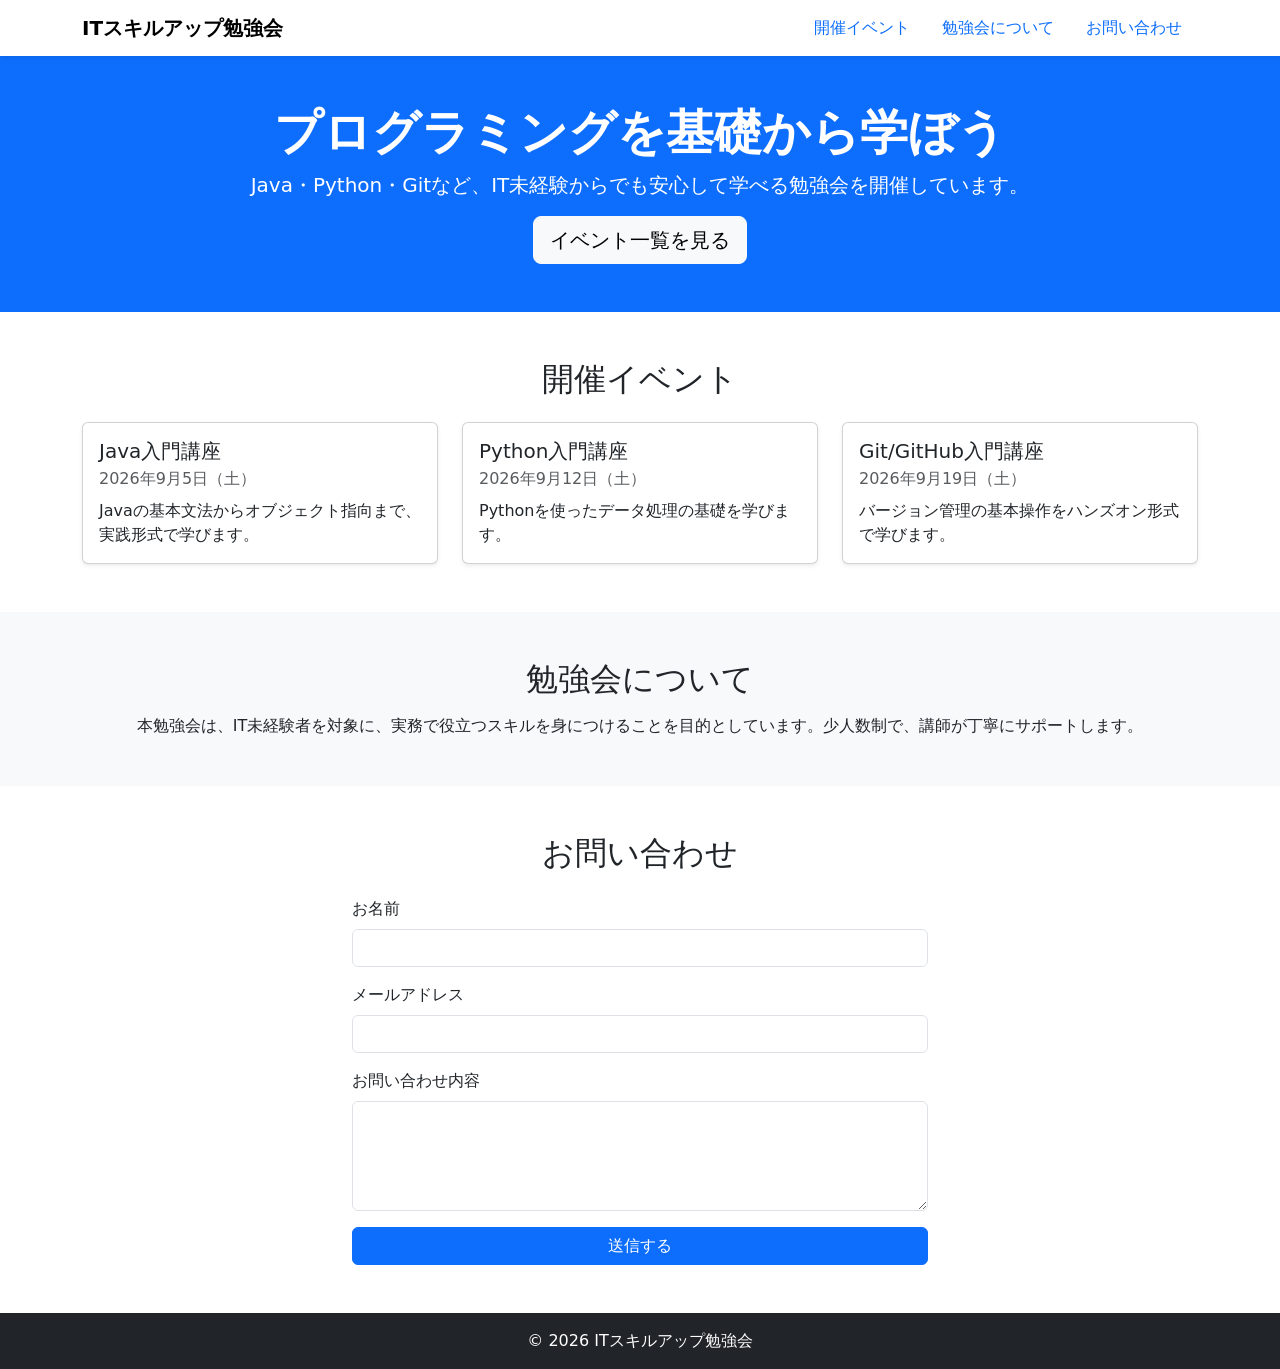
<file: after-bootstrap/index.html>
<!DOCTYPE html>
<html lang="ja">
<head>
<meta charset="UTF-8">
<meta name="viewport" content="width=device-width, initial-scale=1.0">
<title>ITスキルアップ勉強会（Bootstrap版）</title>
<link href="https://cdn.jsdelivr.net/npm/bootstrap@5.3.3/dist/css/bootstrap.min.css" rel="stylesheet">
</head>
<body>

<header class="navbar navbar-expand-lg navbar-light bg-white shadow-sm">
  <div class="container">
    <a class="navbar-brand fw-bold" href="#">ITスキルアップ勉強会</a>
    <nav>
      <ul class="nav">
        <li class="nav-item"><a class="nav-link" href="#events">開催イベント</a></li>
        <li class="nav-item"><a class="nav-link" href="#about">勉強会について</a></li>
        <li class="nav-item"><a class="nav-link" href="#contact">お問い合わせ</a></li>
      </ul>
    </nav>
  </div>
</header>

<main>

  <section id="hero" class="bg-primary text-white text-center py-5">
    <div class="container">
      <h2 class="display-5 fw-bold">プログラミングを基礎から学ぼう</h2>
      <p class="lead">Java・Python・Gitなど、IT未経験からでも安心して学べる勉強会を開催しています。</p>
      <a href="#events" class="btn btn-light btn-lg">イベント一覧を見る</a>
    </div>
  </section>

  <section id="events" class="container py-5">
    <h2 class="text-center mb-4">開催イベント</h2>
    <div class="row g-4">

      <div class="col-md-4">
        <div class="card h-100 shadow-sm">
          <div class="card-body">
            <h3 class="card-title h5">Java入門講座</h3>
            <p class="card-subtitle text-muted mb-2">2026年9月5日（土）</p>
            <p class="card-text">Javaの基本文法からオブジェクト指向まで、実践形式で学びます。</p>
          </div>
        </div>
      </div>

      <div class="col-md-4">
        <div class="card h-100 shadow-sm">
          <div class="card-body">
            <h3 class="card-title h5">Python入門講座</h3>
            <p class="card-subtitle text-muted mb-2">2026年9月12日（土）</p>
            <p class="card-text">Pythonを使ったデータ処理の基礎を学びます。</p>
          </div>
        </div>
      </div>

      <div class="col-md-4">
        <div class="card h-100 shadow-sm">
          <div class="card-body">
            <h3 class="card-title h5">Git/GitHub入門講座</h3>
            <p class="card-subtitle text-muted mb-2">2026年9月19日（土）</p>
            <p class="card-text">バージョン管理の基本操作をハンズオン形式で学びます。</p>
          </div>
        </div>
      </div>

    </div>
  </section>

  <section id="about" class="bg-light py-5">
    <div class="container">
      <h2 class="text-center mb-3">勉強会について</h2>
      <p class="text-center mb-0">本勉強会は、IT未経験者を対象に、実務で役立つスキルを身につけることを目的としています。少人数制で、講師が丁寧にサポートします。</p>
    </div>
  </section>

  <section id="contact" class="container py-5" style="max-width: 600px;">
    <h2 class="text-center mb-4">お問い合わせ</h2>
    <form>
      <div class="mb-3">
        <label for="name" class="form-label">お名前</label>
        <input type="text" id="name" name="name" class="form-control">
      </div>

      <div class="mb-3">
        <label for="email" class="form-label">メールアドレス</label>
        <input type="email" id="email" name="email" class="form-control">
      </div>

      <div class="mb-3">
        <label for="message" class="form-label">お問い合わせ内容</label>
        <textarea id="message" name="message" rows="4" class="form-control"></textarea>
      </div>

      <div class="d-grid">
        <button type="submit" class="btn btn-primary">送信する</button>
      </div>
    </form>
  </section>

</main>

<footer class="bg-dark text-white text-center py-3">
  <p class="mb-0">&copy; 2026 ITスキルアップ勉強会</p>
</footer>

</body>
</html>
</file>
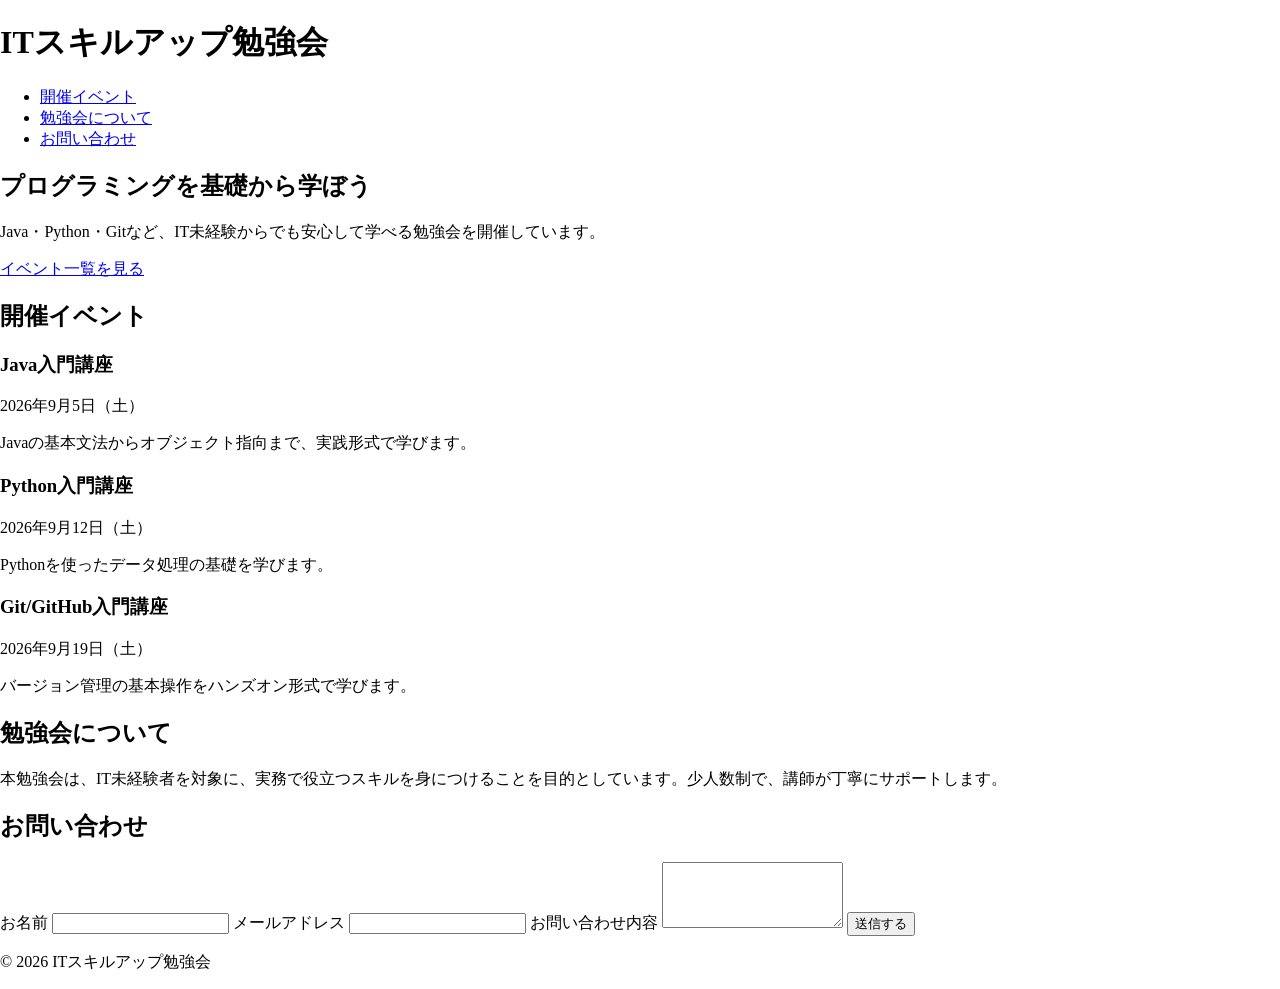
<file: before/index.html>
<!DOCTYPE html>
<html lang="ja">
<head>
<meta charset="UTF-8">
<meta name="viewport" content="width=device-width, initial-scale=1.0">
<title>ITスキルアップ勉強会</title>
<link rel="stylesheet" href="css/style.css">
</head>
<body>

<header>
  <h1>ITスキルアップ勉強会</h1>
  <nav>
    <ul>
      <li><a href="#events">開催イベント</a></li>
      <li><a href="#about">勉強会について</a></li>
      <li><a href="#contact">お問い合わせ</a></li>
    </ul>
  </nav>
</header>

<main>

  <section id="hero">
    <h2>プログラミングを基礎から学ぼう</h2>
    <p>Java・Python・Gitなど、IT未経験からでも安心して学べる勉強会を開催しています。</p>
    <a href="#events">イベント一覧を見る</a>
  </section>

  <section id="events">
    <h2>開催イベント</h2>

    <article>
      <h3>Java入門講座</h3>
      <p>2026年9月5日（土）</p>
      <p>Javaの基本文法からオブジェクト指向まで、実践形式で学びます。</p>
    </article>

    <article>
      <h3>Python入門講座</h3>
      <p>2026年9月12日（土）</p>
      <p>Pythonを使ったデータ処理の基礎を学びます。</p>
    </article>

    <article>
      <h3>Git/GitHub入門講座</h3>
      <p>2026年9月19日（土）</p>
      <p>バージョン管理の基本操作をハンズオン形式で学びます。</p>
    </article>
  </section>

  <section id="about">
    <h2>勉強会について</h2>
    <p>本勉強会は、IT未経験者を対象に、実務で役立つスキルを身につけることを目的としています。少人数制で、講師が丁寧にサポートします。</p>
  </section>

  <section id="contact">
    <h2>お問い合わせ</h2>
    <form>
      <label for="name">お名前</label>
      <input type="text" id="name" name="name">

      <label for="email">メールアドレス</label>
      <input type="email" id="email" name="email">

      <label for="message">お問い合わせ内容</label>
      <textarea id="message" name="message" rows="4"></textarea>

      <button type="submit">送信する</button>
    </form>
  </section>

</main>

<footer>
  <p>&copy; 2026 ITスキルアップ勉強会</p>
</footer>

</body>
</html>
</file>
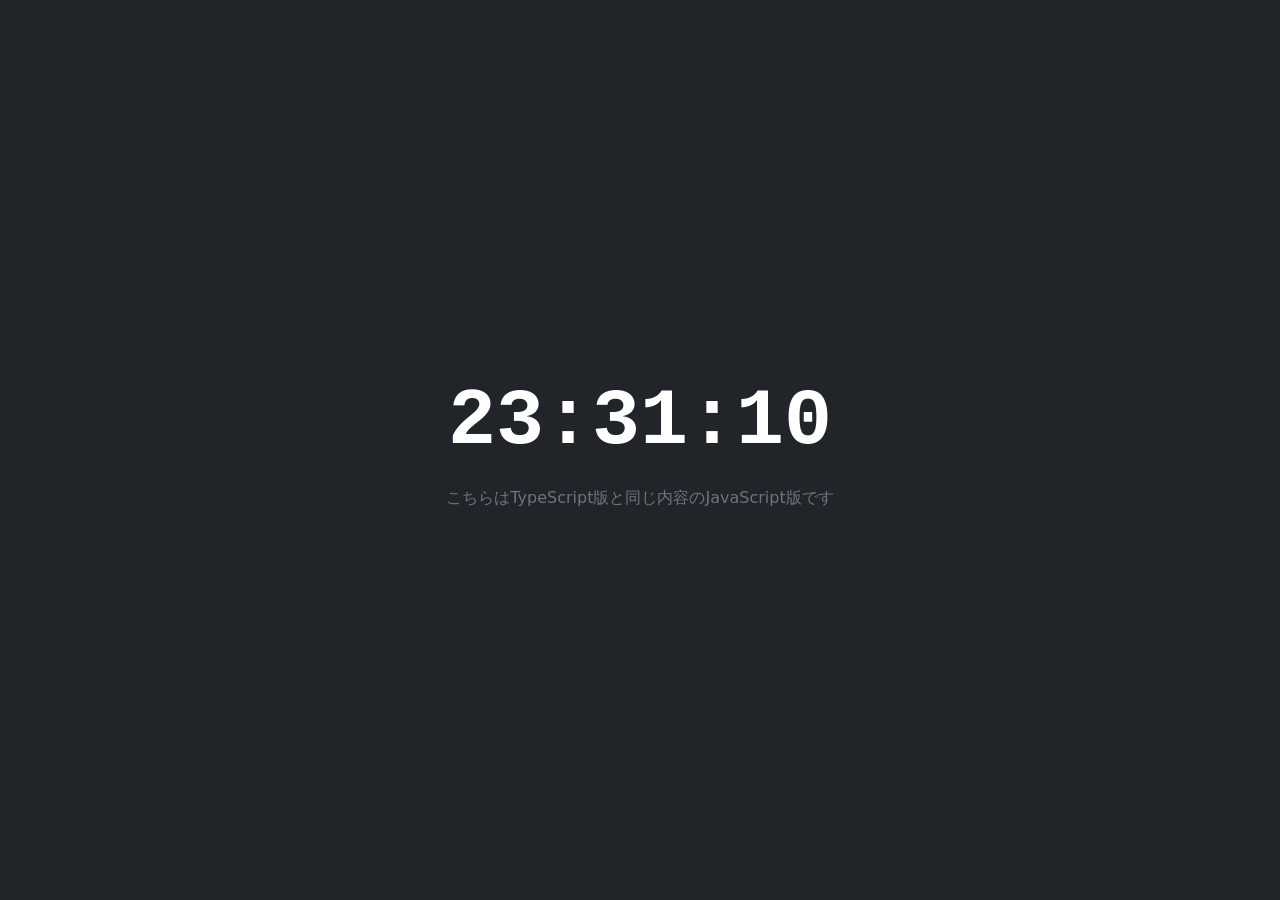
<file: bonus-clock/reference-js/index.html>
<!DOCTYPE html>
<html lang="ja">
<head>
<meta charset="UTF-8">
<meta name="viewport" content="width=device-width, initial-scale=1.0">
<title>デジタル時計（参考：JavaScript版）</title>
<link href="https://cdn.jsdelivr.net/npm/bootstrap@5.3.3/dist/css/bootstrap.min.css" rel="stylesheet">
<!-- JavaScript版はBabelでの変換が不要。ブラウザがそのまま実行できる -->
</head>
<body class="bg-dark d-flex justify-content-center align-items-center vh-100">

  <div class="text-center">
    <div id="clock" class="display-1 text-white fw-bold" style="font-family: 'Courier New', monospace;">--:--:--</div>
    <p class="text-secondary mt-3">こちらはTypeScript版と同じ内容のJavaScript版です</p>
  </div>

  <script src="clock.js"></script>

</body>
</html>
</file>
<file: before/css/style.css>
/*
  このファイルは意図的にほぼ空の状態にしています。
  「CSSフレームワークを使うとどれだけ見た目が変わるか」を
  体験してもらうため、Before版はブラウザ標準の見た目のままにしています。
*/

body {
  margin: 0;
}
</file>
